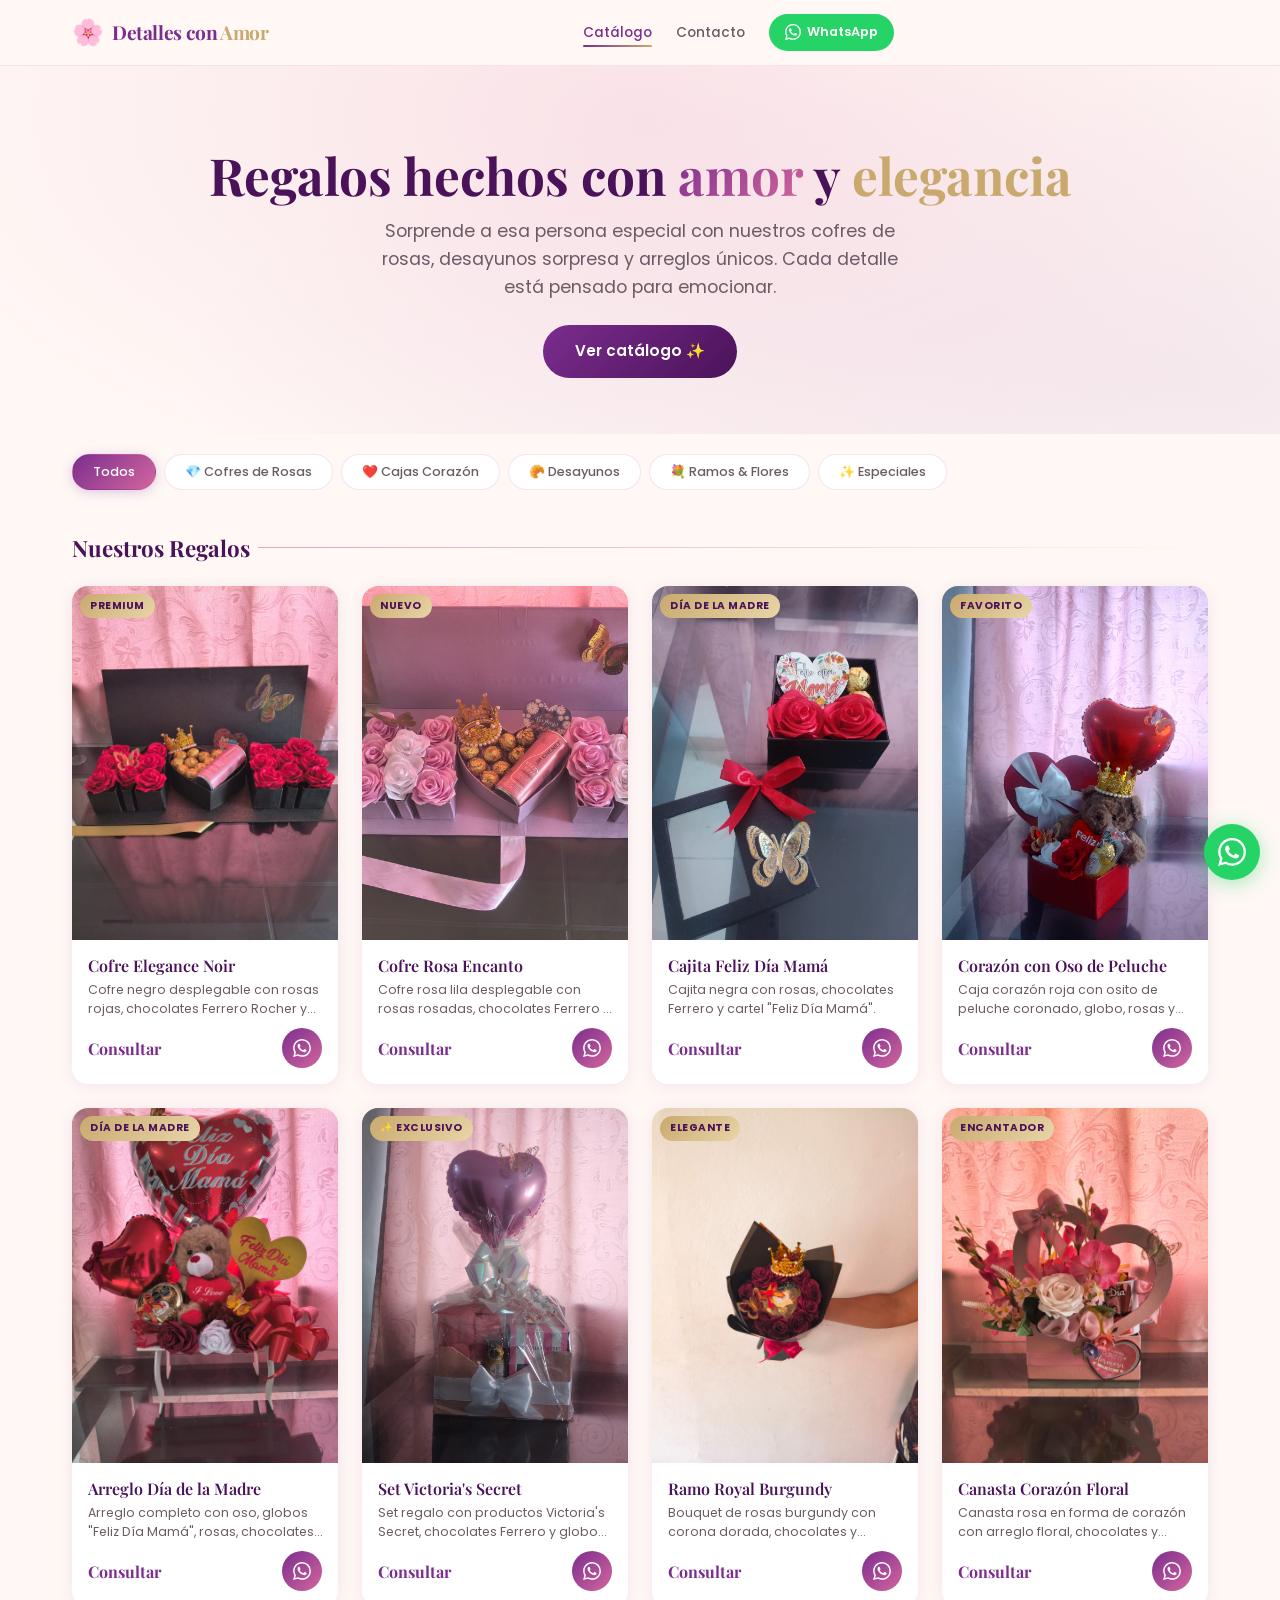
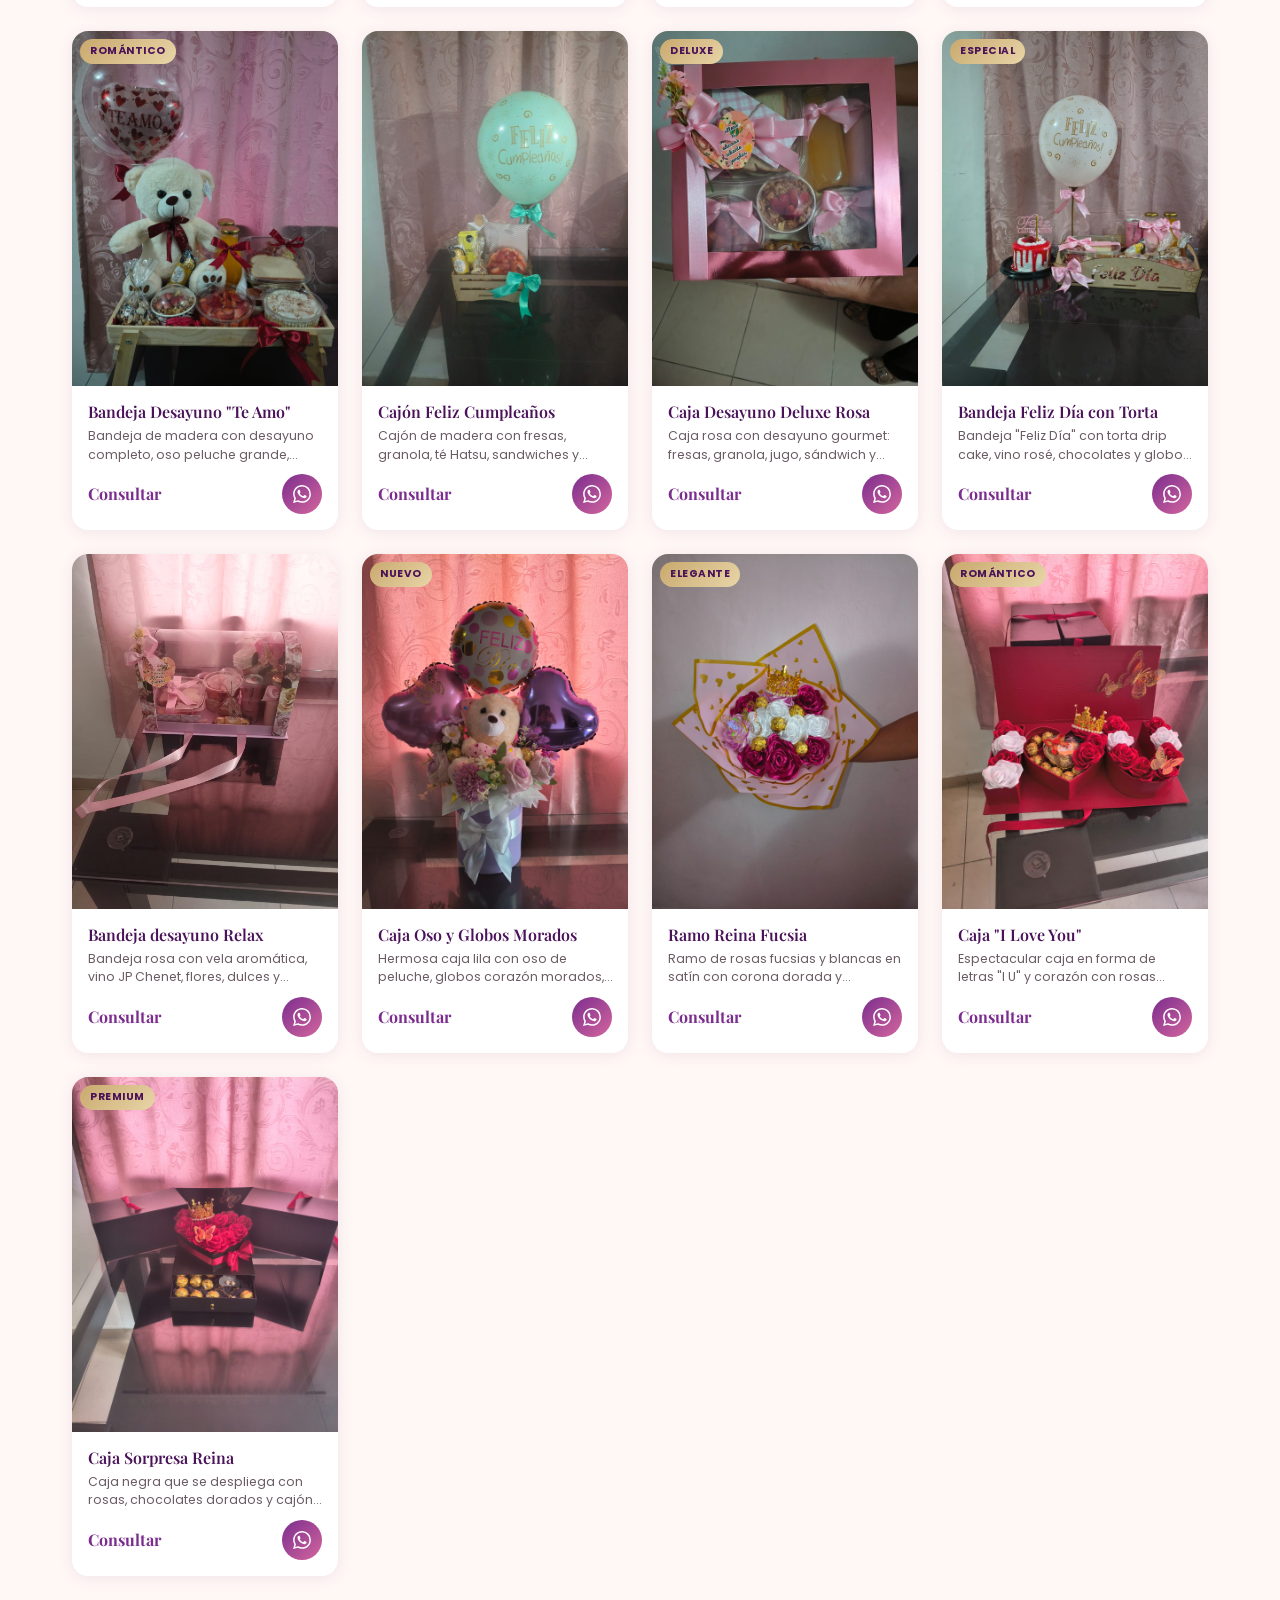
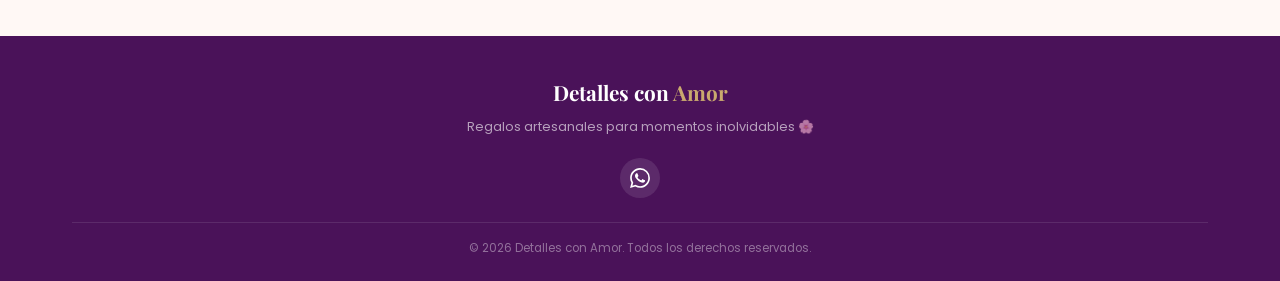
<file: index.html>
<!DOCTYPE html>
<html lang="es">
<head>
  <meta charset="UTF-8">
  <meta name="viewport" content="width=device-width, initial-scale=1.0">
  <title>Detalles con Amor — Regalos Especiales para Mamá</title>
  <meta name="description" content="Catálogo de regalos especiales para el Día de la Madre, cumpleaños y ocasiones románticas. Cofres de rosas, desayunos sorpresa, arreglos florales y más. Envíos a domicilio.">
  <meta name="theme-color" content="#7b2d8e">
  <link rel="icon" href="data:image/svg+xml,<svg xmlns='http://www.w3.org/2000/svg' viewBox='0 0 100 100'><text y='.9em' font-size='90'>🌸</text></svg>">
  <link rel="stylesheet" href="css/styles.css">
</head>
<body>

  <!-- ===== HEADER ===== -->
  <header class="site-header" role="banner">
    <div class="container header-inner">
      <a href="index.html" class="logo" aria-label="Ir al inicio">
        <span class="logo-icon">🌸</span>
        <span class="logo-text">Detalles con <span>Amor</span></span>
      </a>

      <button class="nav-toggle" aria-label="Abrir menú" aria-expanded="false">
        <span></span><span></span><span></span>
      </button>

      <nav class="nav-links" role="navigation" aria-label="Navegación principal">
        <button class="nav-close-btn" aria-label="Cerrar menú">✕</button>
        <a href="index.html" class="active">Catálogo</a>
        <a href="#contacto">Contacto</a>
        <a href="https://wa.me/573105216032" class="nav-whatsapp" target="_blank" rel="noopener">
          <svg width="16" height="16" viewBox="0 0 24 24" fill="currentColor"><path d="M17.472 14.382c-.297-.149-1.758-.867-2.03-.967-.273-.099-.471-.148-.67.15-.197.297-.767.966-.94 1.164-.173.199-.347.223-.644.075-.297-.15-1.255-.463-2.39-1.475-.883-.788-1.48-1.761-1.653-2.059-.173-.297-.018-.458.13-.606.134-.133.298-.347.446-.52.149-.174.198-.298.298-.497.099-.198.05-.371-.025-.52-.075-.149-.669-1.612-.916-2.207-.242-.579-.487-.5-.669-.51-.173-.008-.371-.01-.57-.01-.198 0-.52.074-.792.372-.272.297-1.04 1.016-1.04 2.479 0 1.462 1.065 2.875 1.213 3.074.149.198 2.096 3.2 5.077 4.487.709.306 1.262.489 1.694.625.712.227 1.36.195 1.871.118.571-.085 1.758-.719 2.006-1.413.248-.694.248-1.289.173-1.413-.074-.124-.272-.198-.57-.347m-5.421 7.403h-.004a9.87 9.87 0 01-5.031-1.378l-.361-.214-3.741.982.998-3.648-.235-.374a9.86 9.86 0 01-1.51-5.26c.001-5.45 4.436-9.884 9.888-9.884 2.64 0 5.122 1.03 6.988 2.898a9.825 9.825 0 012.893 6.994c-.003 5.45-4.437 9.884-9.885 9.884m8.413-18.297A11.815 11.815 0 0012.05 0C5.495 0 .16 5.335.157 11.892c0 2.096.547 4.142 1.588 5.945L.057 24l6.305-1.654a11.882 11.882 0 005.683 1.448h.005c6.554 0 11.89-5.335 11.893-11.893a11.821 11.821 0 00-3.48-8.413z"/></svg>
          WhatsApp
        </a>
      </nav>
      <div class="nav-overlay" aria-hidden="true"></div>
    </div>
  </header>

  <main>
    <!-- ===== HERO ===== -->
    <section class="hero" aria-label="Bienvenida">
      <div class="container">
        <h1>Regalos hechos con <span class="accent">amor</span> y <span class="gold">elegancia</span></h1>
        <p class="hero-subtitle">Sorprende a esa persona especial con nuestros cofres de rosas, desayunos sorpresa y arreglos únicos. Cada detalle está pensado para emocionar.</p>
        <a href="#catalogo" class="hero-cta">Ver catálogo ✨</a>
      </div>
    </section>

    <!-- ===== CATEGORY FILTERS ===== -->
    <section class="filter-section" id="catalogo" aria-label="Filtros de categoría">
      <div class="container">
        <div class="filter-scroll" id="filter-buttons"></div>
      </div>
    </section>

    <!-- ===== PRODUCTS GRID ===== -->
    <section class="products-section" aria-label="Catálogo de productos">
      <div class="container">
        <h2 class="section-title">Nuestros Regalos</h2>
        <div class="products-grid" id="products-grid">
          <!-- Rendered via JS -->
        </div>
      </div>
    </section>
  </main>

  <!-- ===== FOOTER ===== -->
  <footer class="site-footer" id="contacto" role="contentinfo">
    <div class="container footer-inner">
      <p class="footer-logo">Detalles con <span>Amor</span></p>
      <p class="footer-tagline">Regalos artesanales para momentos inolvidables 🌸</p>
      <div class="footer-social">
        <a href="https://wa.me/573105216032" target="_blank" rel="noopener" aria-label="WhatsApp">
          <svg width="20" height="20" viewBox="0 0 24 24" fill="currentColor"><path d="M17.472 14.382c-.297-.149-1.758-.867-2.03-.967-.273-.099-.471-.148-.67.15-.197.297-.767.966-.94 1.164-.173.199-.347.223-.644.075-.297-.15-1.255-.463-2.39-1.475-.883-.788-1.48-1.761-1.653-2.059-.173-.297-.018-.458.13-.606.134-.133.298-.347.446-.52.149-.174.198-.298.298-.497.099-.198.05-.371-.025-.52-.075-.149-.669-1.612-.916-2.207-.242-.579-.487-.5-.669-.51-.173-.008-.371-.01-.57-.01-.198 0-.52.074-.792.372-.272.297-1.04 1.016-1.04 2.479 0 1.462 1.065 2.875 1.213 3.074.149.198 2.096 3.2 5.077 4.487.709.306 1.262.489 1.694.625.712.227 1.36.195 1.871.118.571-.085 1.758-.719 2.006-1.413.248-.694.248-1.289.173-1.413-.074-.124-.272-.198-.57-.347m-5.421 7.403h-.004a9.87 9.87 0 01-5.031-1.378l-.361-.214-3.741.982.998-3.648-.235-.374a9.86 9.86 0 01-1.51-5.26c.001-5.45 4.436-9.884 9.888-9.884 2.64 0 5.122 1.03 6.988 2.898a9.825 9.825 0 012.893 6.994c-.003 5.45-4.437 9.884-9.885 9.884m8.413-18.297A11.815 11.815 0 0012.05 0C5.495 0 .16 5.335.157 11.892c0 2.096.547 4.142 1.588 5.945L.057 24l6.305-1.654a11.882 11.882 0 005.683 1.448h.005c6.554 0 11.89-5.335 11.893-11.893a11.821 11.821 0 00-3.48-8.413z"/></svg>
        </a>
      </div>
      <p class="footer-copy">&copy; 2026 Detalles con Amor. Todos los derechos reservados.</p>
    </div>
  </footer>

  <!-- Floating WhatsApp Button -->
  <a href="#" class="floating-whatsapp" aria-label="Contactar por WhatsApp" target="_blank" rel="noopener">
    <svg viewBox="0 0 24 24" fill="currentColor"><path d="M17.472 14.382c-.297-.149-1.758-.867-2.03-.967-.273-.099-.471-.148-.67.15-.197.297-.767.966-.94 1.164-.173.199-.347.223-.644.075-.297-.15-1.255-.463-2.39-1.475-.883-.788-1.48-1.761-1.653-2.059-.173-.297-.018-.458.13-.606.134-.133.298-.347.446-.52.149-.174.198-.298.298-.497.099-.198.05-.371-.025-.52-.075-.149-.669-1.612-.916-2.207-.242-.579-.487-.5-.669-.51-.173-.008-.371-.01-.57-.01-.198 0-.52.074-.792.372-.272.297-1.04 1.016-1.04 2.479 0 1.462 1.065 2.875 1.213 3.074.149.198 2.096 3.2 5.077 4.487.709.306 1.262.489 1.694.625.712.227 1.36.195 1.871.118.571-.085 1.758-.719 2.006-1.413.248-.694.248-1.289.173-1.413-.074-.124-.272-.198-.57-.347m-5.421 7.403h-.004a9.87 9.87 0 01-5.031-1.378l-.361-.214-3.741.982.998-3.648-.235-.374a9.86 9.86 0 01-1.51-5.26c.001-5.45 4.436-9.884 9.888-9.884 2.64 0 5.122 1.03 6.988 2.898a9.825 9.825 0 012.893 6.994c-.003 5.45-4.437 9.884-9.885 9.884m8.413-18.297A11.815 11.815 0 0012.05 0C5.495 0 .16 5.335.157 11.892c0 2.096.547 4.142 1.588 5.945L.057 24l6.305-1.654a11.882 11.882 0 005.683 1.448h.005c6.554 0 11.89-5.335 11.893-11.893a11.821 11.821 0 00-3.48-8.413z"/></svg>
  </a>

  <script src="js/app.js"></script>
</body>
</html>
</file>
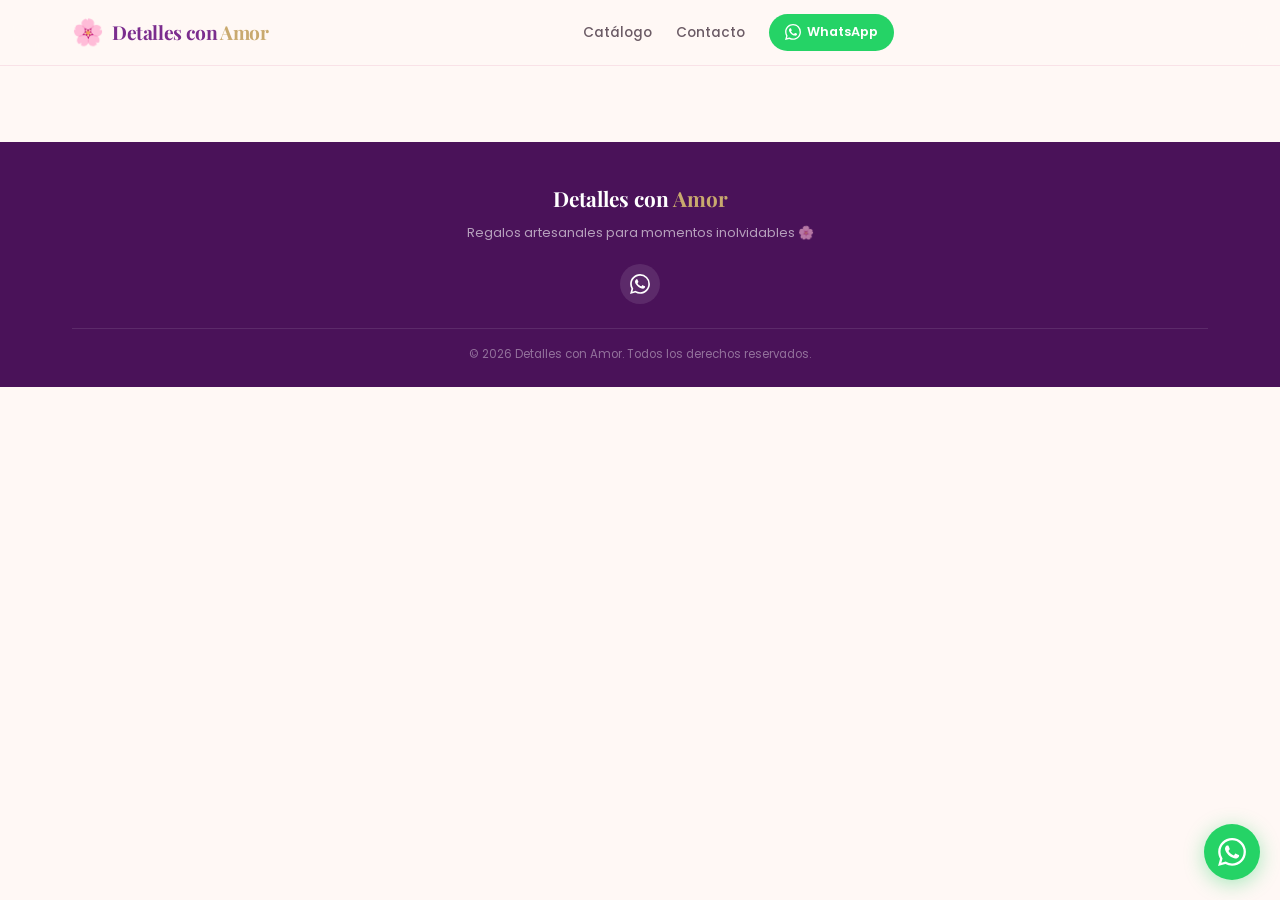
<file: producto.html>
<!DOCTYPE html>
<html lang="es">
<head>
  <meta charset="UTF-8">
  <meta name="viewport" content="width=device-width, initial-scale=1.0">
  <title>Producto — Detalles con Amor</title>
  <meta name="description" content="Detalle del producto — Regalos especiales artesanales para el Día de la Madre, cumpleaños y ocasiones románticas.">
  <meta name="theme-color" content="#7b2d8e">
  <link rel="icon" href="data:image/svg+xml,<svg xmlns='http://www.w3.org/2000/svg' viewBox='0 0 100 100'><text y='.9em' font-size='90'>🌸</text></svg>">
  <link rel="stylesheet" href="styles.css">
</head>
<body>

  <!-- ===== HEADER ===== -->
  <header class="site-header" role="banner">
    <div class="container header-inner">
      <a href="index.html" class="logo" aria-label="Ir al inicio">
        <span class="logo-icon">🌸</span>
        <span class="logo-text">Detalles con <span>Amor</span></span>
      </a>

      <button class="nav-toggle" aria-label="Abrir menú" aria-expanded="false">
        <span></span><span></span><span></span>
      </button>

      <nav class="nav-links" role="navigation" aria-label="Navegación principal">
        <a href="index.html">Catálogo</a>
        <a href="index.html#contacto">Contacto</a>
        <a href="https://wa.me/573105216032" class="nav-whatsapp" target="_blank" rel="noopener">
          <svg width="16" height="16" viewBox="0 0 24 24" fill="currentColor"><path d="M17.472 14.382c-.297-.149-1.758-.867-2.03-.967-.273-.099-.471-.148-.67.15-.197.297-.767.966-.94 1.164-.173.199-.347.223-.644.075-.297-.15-1.255-.463-2.39-1.475-.883-.788-1.48-1.761-1.653-2.059-.173-.297-.018-.458.13-.606.134-.133.298-.347.446-.52.149-.174.198-.298.298-.497.099-.198.05-.371-.025-.52-.075-.149-.669-1.612-.916-2.207-.242-.579-.487-.5-.669-.51-.173-.008-.371-.01-.57-.01-.198 0-.52.074-.792.372-.272.297-1.04 1.016-1.04 2.479 0 1.462 1.065 2.875 1.213 3.074.149.198 2.096 3.2 5.077 4.487.709.306 1.262.489 1.694.625.712.227 1.36.195 1.871.118.571-.085 1.758-.719 2.006-1.413.248-.694.248-1.289.173-1.413-.074-.124-.272-.198-.57-.347m-5.421 7.403h-.004a9.87 9.87 0 01-5.031-1.378l-.361-.214-3.741.982.998-3.648-.235-.374a9.86 9.86 0 01-1.51-5.26c.001-5.45 4.436-9.884 9.888-9.884 2.64 0 5.122 1.03 6.988 2.898a9.825 9.825 0 012.893 6.994c-.003 5.45-4.437 9.884-9.885 9.884m8.413-18.297A11.815 11.815 0 0012.05 0C5.495 0 .16 5.335.157 11.892c0 2.096.547 4.142 1.588 5.945L.057 24l6.305-1.654a11.882 11.882 0 005.683 1.448h.005c6.554 0 11.89-5.335 11.893-11.893a11.821 11.821 0 00-3.48-8.413z"/></svg>
          WhatsApp
        </a>
      </nav>
      <div class="nav-overlay" aria-hidden="true"></div>
    </div>
  </header>

  <main>
    <!-- Product detail rendered dynamically -->
    <section class="product-detail" id="product-detail" aria-label="Detalle del producto">
      <!-- Rendered via JS -->
    </section>
  </main>

  <!-- ===== FOOTER ===== -->
  <footer class="site-footer" role="contentinfo">
    <div class="container footer-inner">
      <p class="footer-logo">Detalles con <span>Amor</span></p>
      <p class="footer-tagline">Regalos artesanales para momentos inolvidables 🌸</p>
      <div class="footer-social">
        <a href="https://wa.me/573105216032" target="_blank" rel="noopener" aria-label="WhatsApp">
          <svg width="20" height="20" viewBox="0 0 24 24" fill="currentColor"><path d="M17.472 14.382c-.297-.149-1.758-.867-2.03-.967-.273-.099-.471-.148-.67.15-.197.297-.767.966-.94 1.164-.173.199-.347.223-.644.075-.297-.15-1.255-.463-2.39-1.475-.883-.788-1.48-1.761-1.653-2.059-.173-.297-.018-.458.13-.606.134-.133.298-.347.446-.52.149-.174.198-.298.298-.497.099-.198.05-.371-.025-.52-.075-.149-.669-1.612-.916-2.207-.242-.579-.487-.5-.669-.51-.173-.008-.371-.01-.57-.01-.198 0-.52.074-.792.372-.272.297-1.04 1.016-1.04 2.479 0 1.462 1.065 2.875 1.213 3.074.149.198 2.096 3.2 5.077 4.487.709.306 1.262.489 1.694.625.712.227 1.36.195 1.871.118.571-.085 1.758-.719 2.006-1.413.248-.694.248-1.289.173-1.413-.074-.124-.272-.198-.57-.347m-5.421 7.403h-.004a9.87 9.87 0 01-5.031-1.378l-.361-.214-3.741.982.998-3.648-.235-.374a9.86 9.86 0 01-1.51-5.26c.001-5.45 4.436-9.884 9.888-9.884 2.64 0 5.122 1.03 6.988 2.898a9.825 9.825 0 012.893 6.994c-.003 5.45-4.437 9.884-9.885 9.884m8.413-18.297A11.815 11.815 0 0012.05 0C5.495 0 .16 5.335.157 11.892c0 2.096.547 4.142 1.588 5.945L.057 24l6.305-1.654a11.882 11.882 0 005.683 1.448h.005c6.554 0 11.89-5.335 11.893-11.893a11.821 11.821 0 00-3.48-8.413z"/></svg>
        </a>
      </div>
      <p class="footer-copy">&copy; 2026 Detalles con Amor. Todos los derechos reservados.</p>
    </div>
  </footer>

  <!-- Floating WhatsApp Button -->
  <a href="#" class="floating-whatsapp" aria-label="Contactar por WhatsApp" target="_blank" rel="noopener">
    <svg viewBox="0 0 24 24" fill="currentColor"><path d="M17.472 14.382c-.297-.149-1.758-.867-2.03-.967-.273-.099-.471-.148-.67.15-.197.297-.767.966-.94 1.164-.173.199-.347.223-.644.075-.297-.15-1.255-.463-2.39-1.475-.883-.788-1.48-1.761-1.653-2.059-.173-.297-.018-.458.13-.606.134-.133.298-.347.446-.52.149-.174.198-.298.298-.497.099-.198.05-.371-.025-.52-.075-.149-.669-1.612-.916-2.207-.242-.579-.487-.5-.669-.51-.173-.008-.371-.01-.57-.01-.198 0-.52.074-.792.372-.272.297-1.04 1.016-1.04 2.479 0 1.462 1.065 2.875 1.213 3.074.149.198 2.096 3.2 5.077 4.487.709.306 1.262.489 1.694.625.712.227 1.36.195 1.871.118.571-.085 1.758-.719 2.006-1.413.248-.694.248-1.289.173-1.413-.074-.124-.272-.198-.57-.347m-5.421 7.403h-.004a9.87 9.87 0 01-5.031-1.378l-.361-.214-3.741.982.998-3.648-.235-.374a9.86 9.86 0 01-1.51-5.26c.001-5.45 4.436-9.884 9.888-9.884 2.64 0 5.122 1.03 6.988 2.898a9.825 9.825 0 012.893 6.994c-.003 5.45-4.437 9.884-9.885 9.884m8.413-18.297A11.815 11.815 0 0012.05 0C5.495 0 .16 5.335.157 11.892c0 2.096.547 4.142 1.588 5.945L.057 24l6.305-1.654a11.882 11.882 0 005.683 1.448h.005c6.554 0 11.89-5.335 11.893-11.893a11.821 11.821 0 00-3.48-8.413z"/></svg>
  </a>

  <script src="app.js"></script>
</body>
</html>
</file>
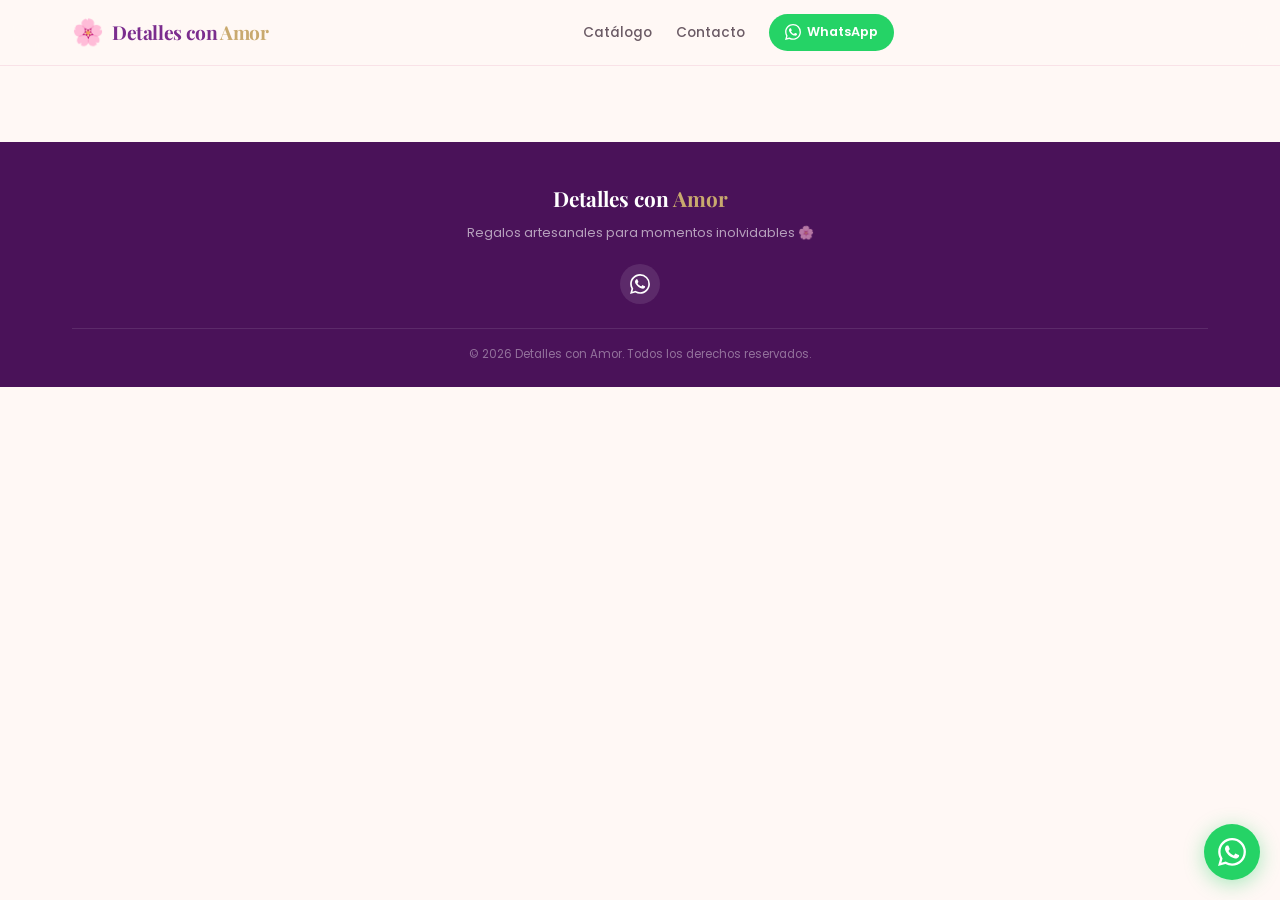
<file: template/producto.html>
<!DOCTYPE html>
<html lang="es">
<head>
  <meta charset="UTF-8">
  <meta name="viewport" content="width=device-width, initial-scale=1.0">
  <title>Producto — Detalles con Amor</title>
  <meta name="description" content="Detalle del producto — Regalos especiales artesanales para el Día de la Madre, cumpleaños y ocasiones románticas.">
  <meta name="theme-color" content="#7b2d8e">
  <link rel="icon" href="data:image/svg+xml,<svg xmlns='http://www.w3.org/2000/svg' viewBox='0 0 100 100'><text y='.9em' font-size='90'>🌸</text></svg>">
  <link rel="stylesheet" href="../css/styles.css">
</head>
<body>

  <!-- ===== HEADER ===== -->
  <header class="site-header" role="banner">
    <div class="container header-inner">
      <a href="../index.html" class="logo" aria-label="Ir al inicio">
        <span class="logo-icon">🌸</span>
        <span class="logo-text">Detalles con <span>Amor</span></span>
      </a>

      <button class="nav-toggle" aria-label="Abrir menú" aria-expanded="false">
        <span></span><span></span><span></span>
      </button>

      <nav class="nav-links" role="navigation" aria-label="Navegación principal">
        <button class="nav-close-btn" aria-label="Cerrar menú">✕</button>
        <a href="../index.html">Catálogo</a>
        <a href="../index.html#contacto">Contacto</a>
        <a href="https://wa.me/573105216032" class="nav-whatsapp" target="_blank" rel="noopener">
          <svg width="16" height="16" viewBox="0 0 24 24" fill="currentColor"><path d="M17.472 14.382c-.297-.149-1.758-.867-2.03-.967-.273-.099-.471-.148-.67.15-.197.297-.767.966-.94 1.164-.173.199-.347.223-.644.075-.297-.15-1.255-.463-2.39-1.475-.883-.788-1.48-1.761-1.653-2.059-.173-.297-.018-.458.13-.606.134-.133.298-.347.446-.52.149-.174.198-.298.298-.497.099-.198.05-.371-.025-.52-.075-.149-.669-1.612-.916-2.207-.242-.579-.487-.5-.669-.51-.173-.008-.371-.01-.57-.01-.198 0-.52.074-.792.372-.272.297-1.04 1.016-1.04 2.479 0 1.462 1.065 2.875 1.213 3.074.149.198 2.096 3.2 5.077 4.487.709.306 1.262.489 1.694.625.712.227 1.36.195 1.871.118.571-.085 1.758-.719 2.006-1.413.248-.694.248-1.289.173-1.413-.074-.124-.272-.198-.57-.347m-5.421 7.403h-.004a9.87 9.87 0 01-5.031-1.378l-.361-.214-3.741.982.998-3.648-.235-.374a9.86 9.86 0 01-1.51-5.26c.001-5.45 4.436-9.884 9.888-9.884 2.64 0 5.122 1.03 6.988 2.898a9.825 9.825 0 012.893 6.994c-.003 5.45-4.437 9.884-9.885 9.884m8.413-18.297A11.815 11.815 0 0012.05 0C5.495 0 .16 5.335.157 11.892c0 2.096.547 4.142 1.588 5.945L.057 24l6.305-1.654a11.882 11.882 0 005.683 1.448h.005c6.554 0 11.89-5.335 11.893-11.893a11.821 11.821 0 00-3.48-8.413z"/></svg>
          WhatsApp
        </a>
      </nav>
      <div class="nav-overlay" aria-hidden="true"></div>
    </div>
  </header>

  <main>
    <!-- Product detail rendered dynamically -->
    <section class="product-detail" id="product-detail" aria-label="Detalle del producto">
      <!-- Rendered via JS -->
    </section>
  </main>

  <!-- ===== FOOTER ===== -->
  <footer class="site-footer" role="contentinfo">
    <div class="container footer-inner">
      <p class="footer-logo">Detalles con <span>Amor</span></p>
      <p class="footer-tagline">Regalos artesanales para momentos inolvidables 🌸</p>
      <div class="footer-social">
        <a href="https://wa.me/573105216032" target="_blank" rel="noopener" aria-label="WhatsApp">
          <svg width="20" height="20" viewBox="0 0 24 24" fill="currentColor"><path d="M17.472 14.382c-.297-.149-1.758-.867-2.03-.967-.273-.099-.471-.148-.67.15-.197.297-.767.966-.94 1.164-.173.199-.347.223-.644.075-.297-.15-1.255-.463-2.39-1.475-.883-.788-1.48-1.761-1.653-2.059-.173-.297-.018-.458.13-.606.134-.133.298-.347.446-.52.149-.174.198-.298.298-.497.099-.198.05-.371-.025-.52-.075-.149-.669-1.612-.916-2.207-.242-.579-.487-.5-.669-.51-.173-.008-.371-.01-.57-.01-.198 0-.52.074-.792.372-.272.297-1.04 1.016-1.04 2.479 0 1.462 1.065 2.875 1.213 3.074.149.198 2.096 3.2 5.077 4.487.709.306 1.262.489 1.694.625.712.227 1.36.195 1.871.118.571-.085 1.758-.719 2.006-1.413.248-.694.248-1.289.173-1.413-.074-.124-.272-.198-.57-.347m-5.421 7.403h-.004a9.87 9.87 0 01-5.031-1.378l-.361-.214-3.741.982.998-3.648-.235-.374a9.86 9.86 0 01-1.51-5.26c.001-5.45 4.436-9.884 9.888-9.884 2.64 0 5.122 1.03 6.988 2.898a9.825 9.825 0 012.893 6.994c-.003 5.45-4.437 9.884-9.885 9.884m8.413-18.297A11.815 11.815 0 0012.05 0C5.495 0 .16 5.335.157 11.892c0 2.096.547 4.142 1.588 5.945L.057 24l6.305-1.654a11.882 11.882 0 005.683 1.448h.005c6.554 0 11.89-5.335 11.893-11.893a11.821 11.821 0 00-3.48-8.413z"/></svg>
        </a>
      </div>
      <p class="footer-copy">&copy; 2026 Detalles con Amor. Todos los derechos reservados.</p>
    </div>
  </footer>

  <!-- Floating WhatsApp Button -->
  <a href="#" class="floating-whatsapp" aria-label="Contactar por WhatsApp" target="_blank" rel="noopener">
    <svg viewBox="0 0 24 24" fill="currentColor"><path d="M17.472 14.382c-.297-.149-1.758-.867-2.03-.967-.273-.099-.471-.148-.67.15-.197.297-.767.966-.94 1.164-.173.199-.347.223-.644.075-.297-.15-1.255-.463-2.39-1.475-.883-.788-1.48-1.761-1.653-2.059-.173-.297-.018-.458.13-.606.134-.133.298-.347.446-.52.149-.174.198-.298.298-.497.099-.198.05-.371-.025-.52-.075-.149-.669-1.612-.916-2.207-.242-.579-.487-.5-.669-.51-.173-.008-.371-.01-.57-.01-.198 0-.52.074-.792.372-.272.297-1.04 1.016-1.04 2.479 0 1.462 1.065 2.875 1.213 3.074.149.198 2.096 3.2 5.077 4.487.709.306 1.262.489 1.694.625.712.227 1.36.195 1.871.118.571-.085 1.758-.719 2.006-1.413.248-.694.248-1.289.173-1.413-.074-.124-.272-.198-.57-.347m-5.421 7.403h-.004a9.87 9.87 0 01-5.031-1.378l-.361-.214-3.741.982.998-3.648-.235-.374a9.86 9.86 0 01-1.51-5.26c.001-5.45 4.436-9.884 9.888-9.884 2.64 0 5.122 1.03 6.988 2.898a9.825 9.825 0 012.893 6.994c-.003 5.45-4.437 9.884-9.885 9.884m8.413-18.297A11.815 11.815 0 0012.05 0C5.495 0 .16 5.335.157 11.892c0 2.096.547 4.142 1.588 5.945L.057 24l6.305-1.654a11.882 11.882 0 005.683 1.448h.005c6.554 0 11.89-5.335 11.893-11.893a11.821 11.821 0 00-3.48-8.413z"/></svg>
  </a>

  <script src="../js/app.js"></script>
</body>
</html>
</file>
<file: css/styles.css>
/* ============================================
   DESIGN SYSTEM — Catálogo de Regalos
   Mobile-first · Rosa / Morado / Dorado
   ============================================ */

@import url('https://fonts.googleapis.com/css2?family=Playfair+Display:ital,wght@0,400;0,600;0,700;1,400&family=Poppins:wght@300;400;500;600&display=swap');

/* ---------- Variables ---------- */
:root {
  --rosa-pastel: #f2d0de;
  --rosa-medio: #e8a0bf;
  --rosa-fuerte: #d4669e;
  --morado: #7b2d8e;
  --morado-oscuro: #4a1259;
  --dorado: #c9a96e;
  --dorado-claro: #e8d5a8;
  --crema: #fff8f5;
  --blanco: #ffffff;
  --negro-suave: #2d2328;
  --gris-texto: #6b5b65;
  --gris-claro: #f7f0f3;

  --font-display: 'Playfair Display', Georgia, serif;
  --font-body: 'Poppins', 'Segoe UI', sans-serif;

  --shadow-sm: 0 2px 8px rgba(123, 45, 142, 0.08);
  --shadow-md: 0 4px 20px rgba(123, 45, 142, 0.12);
  --shadow-lg: 0 8px 40px rgba(123, 45, 142, 0.16);
  --shadow-card: 0 2px 16px rgba(123, 45, 142, 0.10);

  --radius-sm: 8px;
  --radius-md: 16px;
  --radius-lg: 24px;
  --radius-pill: 100px;

  --transition: 0.3s cubic-bezier(0.4, 0, 0.2, 1);
}

/* ---------- Reset ---------- */
*,
*::before,
*::after {
  margin: 0;
  padding: 0;
  box-sizing: border-box;
}

html {
  scroll-behavior: smooth;
  -webkit-text-size-adjust: 100%;
}

body {
  font-family: var(--font-body);
  font-weight: 400;
  color: var(--negro-suave);
  background: var(--crema);
  line-height: 1.6;
  overflow-x: hidden;
  -webkit-font-smoothing: antialiased;
}

img {
  max-width: 100%;
  height: auto;
  display: block;
}

a {
  text-decoration: none;
  color: inherit;
}

ul { list-style: none; }

button {
  font-family: inherit;
  cursor: pointer;
  border: none;
  outline: none;
}

/* ---------- Typography ---------- */
h1, h2, h3, h4 {
  font-family: var(--font-display);
  line-height: 1.25;
  color: var(--morado-oscuro);
}

/* ---------- Utility ---------- */
.container {
  width: 100%;
  max-width: 1200px;
  margin: 0 auto;
  padding: 0 16px;
}

.sr-only {
  position: absolute;
  width: 1px;
  height: 1px;
  overflow: hidden;
  clip: rect(0,0,0,0);
  white-space: nowrap;
}

/* ============================================
   HEADER / NAV
   ============================================ */
.site-header {
  position: sticky;
  top: 0;
  z-index: 100;
  background: rgba(255, 248, 245, 0.85);
  backdrop-filter: blur(16px);
  -webkit-backdrop-filter: blur(16px);
  border-bottom: 1px solid rgba(232, 160, 191, 0.25);
  padding: 12px 0;
}

.header-inner {
  display: flex;
  align-items: center;
  justify-content: space-between;
}

.logo {
  display: flex;
  align-items: center;
  gap: 8px;
}

.logo-icon {
  font-size: 1.6rem;
}

.logo-text {
  font-family: var(--font-display);
  font-size: 1.2rem;
  font-weight: 700;
  color: var(--morado);
  letter-spacing: -0.02em;
}

.logo-text span {
  color: var(--dorado);
}

.nav-links {
  display: flex;
  align-items: center;
  gap: 24px;
}

.nav-links a {
  font-size: 0.85rem;
  font-weight: 500;
  color: var(--gris-texto);
  transition: color var(--transition);
  position: relative;
}

.nav-links a::after {
  content: '';
  position: absolute;
  bottom: -4px;
  left: 0;
  width: 0;
  height: 2px;
  background: linear-gradient(90deg, var(--morado), var(--dorado));
  border-radius: 2px;
  transition: width var(--transition);
}

.nav-links a:hover,
.nav-links a.active {
  color: var(--morado);
}

.nav-links a:hover::after,
.nav-links a.active::after {
  width: 100%;
}

.nav-whatsapp {
  display: inline-flex;
  align-items: center;
  gap: 6px;
  background: #25d366;
  color: var(--blanco) !important;
  padding: 8px 16px;
  border-radius: var(--radius-pill);
  font-size: 0.8rem !important;
  font-weight: 600 !important;
  transition: transform var(--transition), box-shadow var(--transition);
}

.nav-whatsapp::after { display: none !important; }

.nav-whatsapp:hover {
  transform: translateY(-2px);
  box-shadow: 0 4px 16px rgba(37, 211, 102, 0.35);
  color: var(--blanco) !important;
}

/* Mobile nav toggle */
.nav-toggle {
  display: none;
  flex-direction: column;
  gap: 5px;
  background: none;
  padding: 4px;
}

.nav-toggle span {
  display: block;
  width: 22px;
  height: 2px;
  background: var(--morado);
  border-radius: 2px;
  transition: var(--transition);
}

/* Close button inside mobile nav */
.nav-close-btn {
  display: none;
  position: absolute;
  top: 20px;
  right: 20px;
  width: 36px;
  height: 36px;
  border-radius: 50%;
  background: var(--gris-claro);
  color: var(--morado-oscuro);
  font-size: 1.3rem;
  align-items: center;
  justify-content: center;
  border: none;
  cursor: pointer;
  transition: background var(--transition), transform var(--transition);
  z-index: 210;
}

.nav-close-btn:hover {
  background: var(--rosa-pastel);
  transform: rotate(90deg);
}

@media (max-width: 768px) {
  .nav-toggle { display: flex; }
  .nav-close-btn { display: flex; }

  .nav-links {
    position: fixed;
    top: 0;
    right: -100%;
    width: 75%;
    max-width: 320px;
    height: 100vh;
    background: var(--blanco);
    flex-direction: column;
    align-items: flex-start;
    padding: 80px 32px 32px;
    gap: 28px;
    box-shadow: var(--shadow-lg);
    transition: right var(--transition);
    z-index: 200;
  }

  .nav-links.open { right: 0; }

  .nav-links a { font-size: 1rem; }

  .nav-overlay {
    display: none;
    position: fixed;
    inset: 0;
    background: rgba(45, 35, 40, 0.4);
    z-index: 150;
  }

  .nav-overlay.open { display: block; }
}

/* ============================================
   HERO SECTION
   ============================================ */
.hero {
  position: relative;
  padding: 48px 0 40px;
  text-align: center;
  overflow: hidden;
}

.hero::before {
  content: '';
  position: absolute;
  top: -40%;
  left: -20%;
  width: 140%;
  height: 180%;
  background: radial-gradient(ellipse at 50% 30%, rgba(232, 160, 191, 0.25) 0%, transparent 60%),
              radial-gradient(ellipse at 80% 70%, rgba(123, 45, 142, 0.08) 0%, transparent 50%);
  z-index: -1;
  pointer-events: none;
}

.hero-badge {
  display: inline-flex;
  align-items: center;
  gap: 6px;
  background: linear-gradient(135deg, var(--rosa-pastel), rgba(232, 160, 191, 0.4));
  color: var(--morado);
  font-size: 0.75rem;
  font-weight: 600;
  padding: 6px 16px;
  border-radius: var(--radius-pill);
  margin-bottom: 16px;
  letter-spacing: 0.05em;
  text-transform: uppercase;
  animation: fadeInDown 0.8s ease;
}

.hero h1 {
  font-size: clamp(1.8rem, 6vw, 3.2rem);
  font-weight: 700;
  line-height: 1.15;
  margin-bottom: 12px;
  animation: fadeInUp 0.8s ease 0.2s both;
}

.hero h1 .accent {
  background: linear-gradient(135deg, var(--morado), var(--rosa-fuerte));
  -webkit-background-clip: text;
  -webkit-text-fill-color: transparent;
  background-clip: text;
}

.hero h1 .gold {
  color: var(--dorado);
  -webkit-text-fill-color: var(--dorado);
}

.hero-subtitle {
  font-size: clamp(0.9rem, 2.5vw, 1.1rem);
  color: var(--gris-texto);
  max-width: 520px;
  margin: 0 auto 24px;
  animation: fadeInUp 0.8s ease 0.4s both;
}

.hero-cta {
  display: inline-flex;
  align-items: center;
  gap: 8px;
  background: linear-gradient(135deg, var(--morado), var(--morado-oscuro));
  color: var(--blanco);
  font-family: var(--font-body);
  font-size: 0.95rem;
  font-weight: 600;
  padding: 14px 32px;
  border-radius: var(--radius-pill);
  transition: transform var(--transition), box-shadow var(--transition);
  animation: fadeInUp 0.8s ease 0.6s both;
}

.hero-cta:hover {
  transform: translateY(-3px);
  box-shadow: 0 8px 30px rgba(123, 45, 142, 0.35);
}

/* ============================================
   CATEGORY FILTER
   ============================================ */
.filter-section {
  padding: 16px 0 8px;
  position: sticky;
  top: 56px;
  z-index: 50;
  background: rgba(255, 248, 245, 0.9);
  backdrop-filter: blur(12px);
  -webkit-backdrop-filter: blur(12px);
}

.filter-scroll {
  display: flex;
  flex-wrap: wrap;
  gap: 8px;
  padding: 4px 0 12px;
}

.filter-btn {
  flex-shrink: 0;
  padding: 8px 20px;
  border-radius: var(--radius-pill);
  font-size: 0.8rem;
  font-weight: 500;
  color: var(--gris-texto);
  background: var(--blanco);
  border: 1px solid rgba(232, 160, 191, 0.3);
  transition: all var(--transition);
  white-space: nowrap;
}

.filter-btn:hover {
  border-color: var(--rosa-medio);
  color: var(--morado);
}

.filter-btn.active {
  background: linear-gradient(135deg, var(--morado), var(--rosa-fuerte));
  color: var(--blanco);
  border-color: transparent;
  box-shadow: 0 2px 12px rgba(123, 45, 142, 0.25);
}

/* ============================================
   PRODUCT GRID
   ============================================ */
.products-section {
  padding: 24px 0 60px;
}

.products-section .section-title {
  font-size: 1.4rem;
  margin-bottom: 24px;
  display: flex;
  align-items: center;
  gap: 8px;
}

.products-section .section-title::after {
  content: '';
  flex: 1;
  height: 1px;
  background: linear-gradient(90deg, var(--rosa-medio), transparent);
}

.products-grid {
  display: grid;
  grid-template-columns: repeat(2, 1fr);
  gap: 16px;
}

/* ---- Product Card ---- */
.product-card {
  background: var(--blanco);
  border-radius: var(--radius-md);
  overflow: hidden;
  box-shadow: var(--shadow-card);
  transition: transform var(--transition), box-shadow var(--transition);
  cursor: pointer;
  position: relative;
  animation: fadeInUp 0.6s ease both;
}

.product-card:hover {
  transform: translateY(-4px);
  box-shadow: var(--shadow-lg);
}

.product-card-img {
  position: relative;
  aspect-ratio: 3 / 4;
  overflow: hidden;
}

.product-card-img img {
  width: 100%;
  height: 100%;
  object-fit: cover;
  transition: transform 0.5s ease;
}

.product-card:hover .product-card-img img {
  transform: scale(1.06);
}

.product-card-badge {
  position: absolute;
  top: 8px;
  left: 8px;
  background: linear-gradient(135deg, var(--dorado), var(--dorado-claro));
  color: var(--morado-oscuro);
  font-size: 0.65rem;
  font-weight: 700;
  padding: 4px 10px;
  border-radius: var(--radius-pill);
  text-transform: uppercase;
  letter-spacing: 0.05em;
}

.product-card-body {
  padding: 12px;
}

.product-card-name {
  font-family: var(--font-display);
  font-size: 0.9rem;
  font-weight: 600;
  color: var(--morado-oscuro);
  margin-bottom: 4px;
  line-height: 1.3;
  display: -webkit-box;
  -webkit-line-clamp: 2;
  -webkit-box-orient: vertical;
  overflow: hidden;
}

.product-card-desc {
  font-size: 0.72rem;
  color: var(--gris-texto);
  margin-bottom: 10px;
  display: -webkit-box;
  -webkit-line-clamp: 2;
  -webkit-box-orient: vertical;
  overflow: hidden;
  line-height: 1.5;
}

.product-card-footer {
  display: flex;
  align-items: center;
  justify-content: space-between;
}

.product-card-price {
  font-family: var(--font-display);
  font-size: 1rem;
  font-weight: 700;
  color: var(--morado);
}

.product-card-btn {
  display: inline-flex;
  align-items: center;
  justify-content: center;
  width: 36px;
  height: 36px;
  border-radius: 50%;
  background: linear-gradient(135deg, var(--morado), var(--rosa-fuerte));
  color: var(--blanco);
  font-size: 1rem;
  transition: transform var(--transition), box-shadow var(--transition);
}

.product-card-btn:hover {
  transform: scale(1.1);
  box-shadow: 0 4px 16px rgba(123, 45, 142, 0.3);
}

/* ============================================
   PRODUCT DETAIL PAGE
   ============================================ */
.product-detail {
  padding: 16px 0 60px;
}

.back-link {
  display: inline-flex;
  align-items: center;
  gap: 6px;
  font-size: 0.85rem;
  font-weight: 500;
  color: var(--morado);
  margin-bottom: 20px;
  transition: gap var(--transition);
}

.back-link:hover { gap: 10px; }

/* Gallery */
.product-gallery {
  position: relative;
  border-radius: var(--radius-lg);
  overflow: hidden;
  margin-bottom: 24px;
  background: var(--gris-claro);
}

.gallery-main {
  aspect-ratio: 3 / 4;
  overflow: hidden;
}

.gallery-main img {
  width: 100%;
  height: 100%;
  object-fit: cover;
  transition: opacity 0.4s ease;
}

.gallery-dots {
  position: absolute;
  bottom: 12px;
  left: 50%;
  transform: translateX(-50%);
  display: flex;
  gap: 6px;
}

.gallery-dot {
  width: 8px;
  height: 8px;
  border-radius: 50%;
  background: rgba(255, 255, 255, 0.5);
  border: none;
  transition: all var(--transition);
  cursor: pointer;
}

.gallery-dot.active {
  background: var(--blanco);
  width: 24px;
  border-radius: 4px;
}

.gallery-thumbs {
  display: flex;
  gap: 8px;
  padding: 12px;
  overflow-x: auto;
  scrollbar-width: none;
}

.gallery-thumbs::-webkit-scrollbar { display: none; }

.gallery-thumb {
  flex-shrink: 0;
  width: 56px;
  height: 56px;
  border-radius: var(--radius-sm);
  overflow: hidden;
  cursor: pointer;
  border: 2px solid transparent;
  transition: border-color var(--transition);
  opacity: 0.6;
  transition: opacity var(--transition), border-color var(--transition);
}

.gallery-thumb.active {
  border-color: var(--morado);
  opacity: 1;
}

.gallery-thumb:hover { opacity: 1; }

.gallery-thumb img {
  width: 100%;
  height: 100%;
  object-fit: cover;
}

/* Gallery Arrows */
.gallery-arrow {
  position: absolute;
  top: 50%;
  transform: translateY(-50%);
  width: 36px;
  height: 36px;
  border-radius: 50%;
  background: rgba(255, 255, 255, 0.85);
  backdrop-filter: blur(8px);
  color: var(--morado-oscuro);
  font-size: 1.1rem;
  display: flex;
  align-items: center;
  justify-content: center;
  box-shadow: var(--shadow-sm);
  transition: all var(--transition);
  z-index: 5;
  border: none;
  cursor: pointer;
}

.gallery-arrow:hover {
  background: var(--blanco);
  box-shadow: var(--shadow-md);
}

.gallery-arrow--prev { left: 12px; }
.gallery-arrow--next { right: 12px; }

/* Product Info */
.product-info {
  padding: 0 4px;
}

.product-info .product-category-tag {
  display: inline-block;
  font-size: 0.7rem;
  font-weight: 600;
  color: var(--dorado);
  text-transform: uppercase;
  letter-spacing: 0.08em;
  margin-bottom: 6px;
}

.product-info h1 {
  font-size: 1.6rem;
  margin-bottom: 8px;
}

.product-info .product-price {
  font-family: var(--font-display);
  font-size: 1.5rem;
  font-weight: 700;
  color: var(--morado);
  margin-bottom: 16px;
}

.product-info .product-description {
  font-size: 0.9rem;
  color: var(--gris-texto);
  line-height: 1.7;
  margin-bottom: 20px;
}

.product-includes {
  margin-bottom: 24px;
}

.product-includes h3 {
  font-size: 0.95rem;
  font-weight: 600;
  margin-bottom: 10px;
  color: var(--morado-oscuro);
}

.product-includes ul {
  display: flex;
  flex-wrap: wrap;
  gap: 6px;
}

.product-includes li {
  display: inline-flex;
  align-items: center;
  gap: 4px;
  font-size: 0.8rem;
  color: var(--gris-texto);
  background: var(--gris-claro);
  padding: 6px 12px;
  border-radius: var(--radius-pill);
}

.product-includes li::before {
  content: '✦';
  color: var(--dorado);
  font-size: 0.6rem;
}

/* WhatsApp CTA */
.whatsapp-cta {
  display: flex;
  align-items: center;
  justify-content: center;
  gap: 10px;
  width: 100%;
  padding: 16px 24px;
  background: #25d366;
  color: var(--blanco);
  font-size: 1rem;
  font-weight: 600;
  border-radius: var(--radius-pill);
  transition: transform var(--transition), box-shadow var(--transition);
  margin-bottom: 12px;
}

.whatsapp-cta:hover {
  transform: translateY(-2px);
  box-shadow: 0 6px 24px rgba(37, 211, 102, 0.4);
}

.whatsapp-cta svg {
  width: 22px;
  height: 22px;
  fill: currentColor;
}

/* Related Products */
.related-section {
  padding: 40px 0;
  border-top: 1px solid rgba(232, 160, 191, 0.2);
  margin-top: 32px;
}

.related-section h2 {
  font-size: 1.3rem;
  margin-bottom: 20px;
}

.related-scroll {
  display: flex;
  gap: 16px;
  overflow-x: auto;
  padding-bottom: 12px;
  scrollbar-width: none;
}

.related-scroll::-webkit-scrollbar { display: none; }

.related-scroll .product-card {
  flex-shrink: 0;
  width: 180px;
}

/* ============================================
   FOOTER
   ============================================ */
.site-footer {
  background: var(--morado-oscuro);
  color: rgba(255, 255, 255, 0.8);
  padding: 40px 0 24px;
}

.footer-inner {
  text-align: center;
}

.footer-logo {
  font-family: var(--font-display);
  font-size: 1.3rem;
  font-weight: 700;
  color: var(--blanco);
  margin-bottom: 8px;
}

.footer-logo span { color: var(--dorado); }

.footer-tagline {
  font-size: 0.8rem;
  margin-bottom: 20px;
  color: rgba(255, 255, 255, 0.6);
}

.footer-social {
  display: flex;
  justify-content: center;
  gap: 12px;
  margin-bottom: 24px;
}

.footer-social a {
  display: inline-flex;
  align-items: center;
  justify-content: center;
  width: 40px;
  height: 40px;
  border-radius: 50%;
  background: rgba(255, 255, 255, 0.1);
  color: var(--blanco);
  font-size: 1.1rem;
  transition: all var(--transition);
}

.footer-social a:hover {
  background: var(--dorado);
  color: var(--morado-oscuro);
  transform: translateY(-2px);
}

.footer-copy {
  font-size: 0.72rem;
  color: rgba(255, 255, 255, 0.4);
  border-top: 1px solid rgba(255, 255, 255, 0.1);
  padding-top: 16px;
}

/* ============================================
   FLOATING WHATSAPP
   ============================================ */
.floating-whatsapp {
  position: fixed;
  bottom: 20px;
  right: 20px;
  z-index: 90;
  width: 56px;
  height: 56px;
  border-radius: 50%;
  background: #25d366;
  color: var(--blanco);
  display: flex;
  align-items: center;
  justify-content: center;
  font-size: 1.6rem;
  box-shadow: 0 4px 20px rgba(37, 211, 102, 0.4);
  transition: transform var(--transition), box-shadow var(--transition);
  animation: pulse 2s infinite;
}

.floating-whatsapp:hover {
  transform: scale(1.1);
  box-shadow: 0 6px 30px rgba(37, 211, 102, 0.5);
}

.floating-whatsapp svg {
  width: 28px;
  height: 28px;
  fill: currentColor;
}

/* ============================================
   ANIMATIONS
   ============================================ */
@keyframes fadeInUp {
  from {
    opacity: 0;
    transform: translateY(24px);
  }
  to {
    opacity: 1;
    transform: translateY(0);
  }
}

@keyframes fadeInDown {
  from {
    opacity: 0;
    transform: translateY(-16px);
  }
  to {
    opacity: 1;
    transform: translateY(0);
  }
}

@keyframes pulse {
  0%, 100% { box-shadow: 0 4px 20px rgba(37, 211, 102, 0.4); }
  50% { box-shadow: 0 4px 30px rgba(37, 211, 102, 0.6); }
}

.fade-in {
  opacity: 0;
  transform: translateY(20px);
  transition: opacity 0.6s ease, transform 0.6s ease;
}

.fade-in.visible {
  opacity: 1;
  transform: translateY(0);
}

/* ============================================
   DESKTOP BREAKPOINTS
   ============================================ */
@media (min-width: 768px) {
  .container { padding: 0 32px; }

  .hero { padding: 64px 0 48px; }

  .products-grid {
    grid-template-columns: repeat(3, 1fr);
    gap: 24px;
  }

  .product-card-body { padding: 16px; }
  .product-card-name { font-size: 1rem; }
  .product-card-desc { font-size: 0.78rem; }

  /* Product detail — side by side */
  .product-detail-layout {
    display: grid;
    grid-template-columns: 1fr 1fr;
    gap: 40px;
    align-items: start;
  }

  .product-gallery { margin-bottom: 0; }

  .gallery-main { aspect-ratio: 4 / 5; }

  .related-scroll .product-card { width: 220px; }
}

@media (min-width: 1024px) {
  .hero { padding: 80px 0 56px; }

  .products-grid {
    grid-template-columns: repeat(4, 1fr);
  }

  .product-card-btn {
    width: 40px;
    height: 40px;
    font-size: 1.1rem;
  }
}
</file>
<file: styles.css>
/* ============================================
   DESIGN SYSTEM — Catálogo de Regalos
   Mobile-first · Rosa / Morado / Dorado
   ============================================ */

@import url('https://fonts.googleapis.com/css2?family=Playfair+Display:ital,wght@0,400;0,600;0,700;1,400&family=Poppins:wght@300;400;500;600&display=swap');

/* ---------- Variables ---------- */
:root {
  --rosa-pastel: #f2d0de;
  --rosa-medio: #e8a0bf;
  --rosa-fuerte: #d4669e;
  --morado: #7b2d8e;
  --morado-oscuro: #4a1259;
  --dorado: #c9a96e;
  --dorado-claro: #e8d5a8;
  --crema: #fff8f5;
  --blanco: #ffffff;
  --negro-suave: #2d2328;
  --gris-texto: #6b5b65;
  --gris-claro: #f7f0f3;

  --font-display: 'Playfair Display', Georgia, serif;
  --font-body: 'Poppins', 'Segoe UI', sans-serif;

  --shadow-sm: 0 2px 8px rgba(123, 45, 142, 0.08);
  --shadow-md: 0 4px 20px rgba(123, 45, 142, 0.12);
  --shadow-lg: 0 8px 40px rgba(123, 45, 142, 0.16);
  --shadow-card: 0 2px 16px rgba(123, 45, 142, 0.10);

  --radius-sm: 8px;
  --radius-md: 16px;
  --radius-lg: 24px;
  --radius-pill: 100px;

  --transition: 0.3s cubic-bezier(0.4, 0, 0.2, 1);
}

/* ---------- Reset ---------- */
*,
*::before,
*::after {
  margin: 0;
  padding: 0;
  box-sizing: border-box;
}

html {
  scroll-behavior: smooth;
  -webkit-text-size-adjust: 100%;
}

body {
  font-family: var(--font-body);
  font-weight: 400;
  color: var(--negro-suave);
  background: var(--crema);
  line-height: 1.6;
  overflow-x: hidden;
  -webkit-font-smoothing: antialiased;
}

img {
  max-width: 100%;
  height: auto;
  display: block;
}

a {
  text-decoration: none;
  color: inherit;
}

ul { list-style: none; }

button {
  font-family: inherit;
  cursor: pointer;
  border: none;
  outline: none;
}

/* ---------- Typography ---------- */
h1, h2, h3, h4 {
  font-family: var(--font-display);
  line-height: 1.25;
  color: var(--morado-oscuro);
}

/* ---------- Utility ---------- */
.container {
  width: 100%;
  max-width: 1200px;
  margin: 0 auto;
  padding: 0 16px;
}

.sr-only {
  position: absolute;
  width: 1px;
  height: 1px;
  overflow: hidden;
  clip: rect(0,0,0,0);
  white-space: nowrap;
}

/* ============================================
   HEADER / NAV
   ============================================ */
.site-header {
  position: sticky;
  top: 0;
  z-index: 100;
  background: rgba(255, 248, 245, 0.85);
  backdrop-filter: blur(16px);
  -webkit-backdrop-filter: blur(16px);
  border-bottom: 1px solid rgba(232, 160, 191, 0.25);
  padding: 12px 0;
}

.header-inner {
  display: flex;
  align-items: center;
  justify-content: space-between;
}

.logo {
  display: flex;
  align-items: center;
  gap: 8px;
}

.logo-icon {
  font-size: 1.6rem;
}

.logo-text {
  font-family: var(--font-display);
  font-size: 1.2rem;
  font-weight: 700;
  color: var(--morado);
  letter-spacing: -0.02em;
}

.logo-text span {
  color: var(--dorado);
}

.nav-links {
  display: flex;
  align-items: center;
  gap: 24px;
}

.nav-links a {
  font-size: 0.85rem;
  font-weight: 500;
  color: var(--gris-texto);
  transition: color var(--transition);
  position: relative;
}

.nav-links a::after {
  content: '';
  position: absolute;
  bottom: -4px;
  left: 0;
  width: 0;
  height: 2px;
  background: linear-gradient(90deg, var(--morado), var(--dorado));
  border-radius: 2px;
  transition: width var(--transition);
}

.nav-links a:hover,
.nav-links a.active {
  color: var(--morado);
}

.nav-links a:hover::after,
.nav-links a.active::after {
  width: 100%;
}

.nav-whatsapp {
  display: inline-flex;
  align-items: center;
  gap: 6px;
  background: #25d366;
  color: var(--blanco) !important;
  padding: 8px 16px;
  border-radius: var(--radius-pill);
  font-size: 0.8rem !important;
  font-weight: 600 !important;
  transition: transform var(--transition), box-shadow var(--transition);
}

.nav-whatsapp::after { display: none !important; }

.nav-whatsapp:hover {
  transform: translateY(-2px);
  box-shadow: 0 4px 16px rgba(37, 211, 102, 0.35);
  color: var(--blanco) !important;
}

/* Mobile nav toggle */
.nav-toggle {
  display: none;
  flex-direction: column;
  gap: 5px;
  background: none;
  padding: 4px;
}

.nav-toggle span {
  display: block;
  width: 22px;
  height: 2px;
  background: var(--morado);
  border-radius: 2px;
  transition: var(--transition);
}

@media (max-width: 768px) {
  .nav-toggle { display: flex; }

  .nav-links {
    position: fixed;
    top: 0;
    right: -100%;
    width: 75%;
    max-width: 320px;
    height: 100vh;
    background: var(--blanco);
    flex-direction: column;
    align-items: flex-start;
    padding: 80px 32px 32px;
    gap: 28px;
    box-shadow: var(--shadow-lg);
    transition: right var(--transition);
    z-index: 200;
  }

  .nav-links.open { right: 0; }

  .nav-links a { font-size: 1rem; }

  .nav-overlay {
    display: none;
    position: fixed;
    inset: 0;
    background: rgba(45, 35, 40, 0.4);
    z-index: 150;
  }

  .nav-overlay.open { display: block; }
}

/* ============================================
   HERO SECTION
   ============================================ */
.hero {
  position: relative;
  padding: 48px 0 40px;
  text-align: center;
  overflow: hidden;
}

.hero::before {
  content: '';
  position: absolute;
  top: -40%;
  left: -20%;
  width: 140%;
  height: 180%;
  background: radial-gradient(ellipse at 50% 30%, rgba(232, 160, 191, 0.25) 0%, transparent 60%),
              radial-gradient(ellipse at 80% 70%, rgba(123, 45, 142, 0.08) 0%, transparent 50%);
  z-index: -1;
  pointer-events: none;
}

.hero-badge {
  display: inline-flex;
  align-items: center;
  gap: 6px;
  background: linear-gradient(135deg, var(--rosa-pastel), rgba(232, 160, 191, 0.4));
  color: var(--morado);
  font-size: 0.75rem;
  font-weight: 600;
  padding: 6px 16px;
  border-radius: var(--radius-pill);
  margin-bottom: 16px;
  letter-spacing: 0.05em;
  text-transform: uppercase;
  animation: fadeInDown 0.8s ease;
}

.hero h1 {
  font-size: clamp(1.8rem, 6vw, 3.2rem);
  font-weight: 700;
  line-height: 1.15;
  margin-bottom: 12px;
  animation: fadeInUp 0.8s ease 0.2s both;
}

.hero h1 .accent {
  background: linear-gradient(135deg, var(--morado), var(--rosa-fuerte));
  -webkit-background-clip: text;
  -webkit-text-fill-color: transparent;
  background-clip: text;
}

.hero h1 .gold {
  color: var(--dorado);
  -webkit-text-fill-color: var(--dorado);
}

.hero-subtitle {
  font-size: clamp(0.9rem, 2.5vw, 1.1rem);
  color: var(--gris-texto);
  max-width: 520px;
  margin: 0 auto 24px;
  animation: fadeInUp 0.8s ease 0.4s both;
}

.hero-cta {
  display: inline-flex;
  align-items: center;
  gap: 8px;
  background: linear-gradient(135deg, var(--morado), var(--morado-oscuro));
  color: var(--blanco);
  font-family: var(--font-body);
  font-size: 0.95rem;
  font-weight: 600;
  padding: 14px 32px;
  border-radius: var(--radius-pill);
  transition: transform var(--transition), box-shadow var(--transition);
  animation: fadeInUp 0.8s ease 0.6s both;
}

.hero-cta:hover {
  transform: translateY(-3px);
  box-shadow: 0 8px 30px rgba(123, 45, 142, 0.35);
}

/* ============================================
   CATEGORY FILTER
   ============================================ */
.filter-section {
  padding: 16px 0 8px;
  position: sticky;
  top: 56px;
  z-index: 50;
  background: rgba(255, 248, 245, 0.9);
  backdrop-filter: blur(12px);
  -webkit-backdrop-filter: blur(12px);
}

.filter-scroll {
  display: flex;
  gap: 8px;
  overflow-x: auto;
  padding: 4px 0 12px;
  scrollbar-width: none;
  -ms-overflow-style: none;
}

.filter-scroll::-webkit-scrollbar { display: none; }

.filter-btn {
  flex-shrink: 0;
  padding: 8px 20px;
  border-radius: var(--radius-pill);
  font-size: 0.8rem;
  font-weight: 500;
  color: var(--gris-texto);
  background: var(--blanco);
  border: 1px solid rgba(232, 160, 191, 0.3);
  transition: all var(--transition);
  white-space: nowrap;
}

.filter-btn:hover {
  border-color: var(--rosa-medio);
  color: var(--morado);
}

.filter-btn.active {
  background: linear-gradient(135deg, var(--morado), var(--rosa-fuerte));
  color: var(--blanco);
  border-color: transparent;
  box-shadow: 0 2px 12px rgba(123, 45, 142, 0.25);
}

/* ============================================
   PRODUCT GRID
   ============================================ */
.products-section {
  padding: 24px 0 60px;
}

.products-section .section-title {
  font-size: 1.4rem;
  margin-bottom: 24px;
  display: flex;
  align-items: center;
  gap: 8px;
}

.products-section .section-title::after {
  content: '';
  flex: 1;
  height: 1px;
  background: linear-gradient(90deg, var(--rosa-medio), transparent);
}

.products-grid {
  display: grid;
  grid-template-columns: repeat(2, 1fr);
  gap: 16px;
}

/* ---- Product Card ---- */
.product-card {
  background: var(--blanco);
  border-radius: var(--radius-md);
  overflow: hidden;
  box-shadow: var(--shadow-card);
  transition: transform var(--transition), box-shadow var(--transition);
  cursor: pointer;
  position: relative;
  animation: fadeInUp 0.6s ease both;
}

.product-card:hover {
  transform: translateY(-4px);
  box-shadow: var(--shadow-lg);
}

.product-card-img {
  position: relative;
  aspect-ratio: 3 / 4;
  overflow: hidden;
}

.product-card-img img {
  width: 100%;
  height: 100%;
  object-fit: cover;
  transition: transform 0.5s ease;
}

.product-card:hover .product-card-img img {
  transform: scale(1.06);
}

.product-card-badge {
  position: absolute;
  top: 8px;
  left: 8px;
  background: linear-gradient(135deg, var(--dorado), var(--dorado-claro));
  color: var(--morado-oscuro);
  font-size: 0.65rem;
  font-weight: 700;
  padding: 4px 10px;
  border-radius: var(--radius-pill);
  text-transform: uppercase;
  letter-spacing: 0.05em;
}

.product-card-body {
  padding: 12px;
}

.product-card-name {
  font-family: var(--font-display);
  font-size: 0.9rem;
  font-weight: 600;
  color: var(--morado-oscuro);
  margin-bottom: 4px;
  line-height: 1.3;
  display: -webkit-box;
  -webkit-line-clamp: 2;
  -webkit-box-orient: vertical;
  overflow: hidden;
}

.product-card-desc {
  font-size: 0.72rem;
  color: var(--gris-texto);
  margin-bottom: 10px;
  display: -webkit-box;
  -webkit-line-clamp: 2;
  -webkit-box-orient: vertical;
  overflow: hidden;
  line-height: 1.5;
}

.product-card-footer {
  display: flex;
  align-items: center;
  justify-content: space-between;
}

.product-card-price {
  font-family: var(--font-display);
  font-size: 1rem;
  font-weight: 700;
  color: var(--morado);
}

.product-card-btn {
  display: inline-flex;
  align-items: center;
  justify-content: center;
  width: 36px;
  height: 36px;
  border-radius: 50%;
  background: linear-gradient(135deg, var(--morado), var(--rosa-fuerte));
  color: var(--blanco);
  font-size: 1rem;
  transition: transform var(--transition), box-shadow var(--transition);
}

.product-card-btn:hover {
  transform: scale(1.1);
  box-shadow: 0 4px 16px rgba(123, 45, 142, 0.3);
}

/* ============================================
   PRODUCT DETAIL PAGE
   ============================================ */
.product-detail {
  padding: 16px 0 60px;
}

.back-link {
  display: inline-flex;
  align-items: center;
  gap: 6px;
  font-size: 0.85rem;
  font-weight: 500;
  color: var(--morado);
  margin-bottom: 20px;
  transition: gap var(--transition);
}

.back-link:hover { gap: 10px; }

/* Gallery */
.product-gallery {
  position: relative;
  border-radius: var(--radius-lg);
  overflow: hidden;
  margin-bottom: 24px;
  background: var(--gris-claro);
}

.gallery-main {
  aspect-ratio: 3 / 4;
  overflow: hidden;
}

.gallery-main img {
  width: 100%;
  height: 100%;
  object-fit: cover;
  transition: opacity 0.4s ease;
}

.gallery-dots {
  position: absolute;
  bottom: 12px;
  left: 50%;
  transform: translateX(-50%);
  display: flex;
  gap: 6px;
}

.gallery-dot {
  width: 8px;
  height: 8px;
  border-radius: 50%;
  background: rgba(255, 255, 255, 0.5);
  border: none;
  transition: all var(--transition);
  cursor: pointer;
}

.gallery-dot.active {
  background: var(--blanco);
  width: 24px;
  border-radius: 4px;
}

.gallery-thumbs {
  display: flex;
  gap: 8px;
  padding: 12px;
  overflow-x: auto;
  scrollbar-width: none;
}

.gallery-thumbs::-webkit-scrollbar { display: none; }

.gallery-thumb {
  flex-shrink: 0;
  width: 56px;
  height: 56px;
  border-radius: var(--radius-sm);
  overflow: hidden;
  cursor: pointer;
  border: 2px solid transparent;
  transition: border-color var(--transition);
  opacity: 0.6;
  transition: opacity var(--transition), border-color var(--transition);
}

.gallery-thumb.active {
  border-color: var(--morado);
  opacity: 1;
}

.gallery-thumb:hover { opacity: 1; }

.gallery-thumb img {
  width: 100%;
  height: 100%;
  object-fit: cover;
}

/* Gallery Arrows */
.gallery-arrow {
  position: absolute;
  top: 50%;
  transform: translateY(-50%);
  width: 36px;
  height: 36px;
  border-radius: 50%;
  background: rgba(255, 255, 255, 0.85);
  backdrop-filter: blur(8px);
  color: var(--morado-oscuro);
  font-size: 1.1rem;
  display: flex;
  align-items: center;
  justify-content: center;
  box-shadow: var(--shadow-sm);
  transition: all var(--transition);
  z-index: 5;
  border: none;
  cursor: pointer;
}

.gallery-arrow:hover {
  background: var(--blanco);
  box-shadow: var(--shadow-md);
}

.gallery-arrow--prev { left: 12px; }
.gallery-arrow--next { right: 12px; }

/* Product Info */
.product-info {
  padding: 0 4px;
}

.product-info .product-category-tag {
  display: inline-block;
  font-size: 0.7rem;
  font-weight: 600;
  color: var(--dorado);
  text-transform: uppercase;
  letter-spacing: 0.08em;
  margin-bottom: 6px;
}

.product-info h1 {
  font-size: 1.6rem;
  margin-bottom: 8px;
}

.product-info .product-price {
  font-family: var(--font-display);
  font-size: 1.5rem;
  font-weight: 700;
  color: var(--morado);
  margin-bottom: 16px;
}

.product-info .product-description {
  font-size: 0.9rem;
  color: var(--gris-texto);
  line-height: 1.7;
  margin-bottom: 20px;
}

.product-includes {
  margin-bottom: 24px;
}

.product-includes h3 {
  font-size: 0.95rem;
  font-weight: 600;
  margin-bottom: 10px;
  color: var(--morado-oscuro);
}

.product-includes ul {
  display: flex;
  flex-wrap: wrap;
  gap: 6px;
}

.product-includes li {
  display: inline-flex;
  align-items: center;
  gap: 4px;
  font-size: 0.8rem;
  color: var(--gris-texto);
  background: var(--gris-claro);
  padding: 6px 12px;
  border-radius: var(--radius-pill);
}

.product-includes li::before {
  content: '✦';
  color: var(--dorado);
  font-size: 0.6rem;
}

/* WhatsApp CTA */
.whatsapp-cta {
  display: flex;
  align-items: center;
  justify-content: center;
  gap: 10px;
  width: 100%;
  padding: 16px 24px;
  background: #25d366;
  color: var(--blanco);
  font-size: 1rem;
  font-weight: 600;
  border-radius: var(--radius-pill);
  transition: transform var(--transition), box-shadow var(--transition);
  margin-bottom: 12px;
}

.whatsapp-cta:hover {
  transform: translateY(-2px);
  box-shadow: 0 6px 24px rgba(37, 211, 102, 0.4);
}

.whatsapp-cta svg {
  width: 22px;
  height: 22px;
  fill: currentColor;
}

/* Related Products */
.related-section {
  padding: 40px 0;
  border-top: 1px solid rgba(232, 160, 191, 0.2);
  margin-top: 32px;
}

.related-section h2 {
  font-size: 1.3rem;
  margin-bottom: 20px;
}

.related-scroll {
  display: flex;
  gap: 16px;
  overflow-x: auto;
  padding-bottom: 12px;
  scrollbar-width: none;
}

.related-scroll::-webkit-scrollbar { display: none; }

.related-scroll .product-card {
  flex-shrink: 0;
  width: 180px;
}

/* ============================================
   FOOTER
   ============================================ */
.site-footer {
  background: var(--morado-oscuro);
  color: rgba(255, 255, 255, 0.8);
  padding: 40px 0 24px;
}

.footer-inner {
  text-align: center;
}

.footer-logo {
  font-family: var(--font-display);
  font-size: 1.3rem;
  font-weight: 700;
  color: var(--blanco);
  margin-bottom: 8px;
}

.footer-logo span { color: var(--dorado); }

.footer-tagline {
  font-size: 0.8rem;
  margin-bottom: 20px;
  color: rgba(255, 255, 255, 0.6);
}

.footer-social {
  display: flex;
  justify-content: center;
  gap: 12px;
  margin-bottom: 24px;
}

.footer-social a {
  display: inline-flex;
  align-items: center;
  justify-content: center;
  width: 40px;
  height: 40px;
  border-radius: 50%;
  background: rgba(255, 255, 255, 0.1);
  color: var(--blanco);
  font-size: 1.1rem;
  transition: all var(--transition);
}

.footer-social a:hover {
  background: var(--dorado);
  color: var(--morado-oscuro);
  transform: translateY(-2px);
}

.footer-copy {
  font-size: 0.72rem;
  color: rgba(255, 255, 255, 0.4);
  border-top: 1px solid rgba(255, 255, 255, 0.1);
  padding-top: 16px;
}

/* ============================================
   FLOATING WHATSAPP
   ============================================ */
.floating-whatsapp {
  position: fixed;
  bottom: 20px;
  right: 20px;
  z-index: 90;
  width: 56px;
  height: 56px;
  border-radius: 50%;
  background: #25d366;
  color: var(--blanco);
  display: flex;
  align-items: center;
  justify-content: center;
  font-size: 1.6rem;
  box-shadow: 0 4px 20px rgba(37, 211, 102, 0.4);
  transition: transform var(--transition), box-shadow var(--transition);
  animation: pulse 2s infinite;
}

.floating-whatsapp:hover {
  transform: scale(1.1);
  box-shadow: 0 6px 30px rgba(37, 211, 102, 0.5);
}

.floating-whatsapp svg {
  width: 28px;
  height: 28px;
  fill: currentColor;
}

/* ============================================
   ANIMATIONS
   ============================================ */
@keyframes fadeInUp {
  from {
    opacity: 0;
    transform: translateY(24px);
  }
  to {
    opacity: 1;
    transform: translateY(0);
  }
}

@keyframes fadeInDown {
  from {
    opacity: 0;
    transform: translateY(-16px);
  }
  to {
    opacity: 1;
    transform: translateY(0);
  }
}

@keyframes pulse {
  0%, 100% { box-shadow: 0 4px 20px rgba(37, 211, 102, 0.4); }
  50% { box-shadow: 0 4px 30px rgba(37, 211, 102, 0.6); }
}

.fade-in {
  opacity: 0;
  transform: translateY(20px);
  transition: opacity 0.6s ease, transform 0.6s ease;
}

.fade-in.visible {
  opacity: 1;
  transform: translateY(0);
}

/* ============================================
   DESKTOP BREAKPOINTS
   ============================================ */
@media (min-width: 768px) {
  .container { padding: 0 32px; }

  .hero { padding: 64px 0 48px; }

  .products-grid {
    grid-template-columns: repeat(3, 1fr);
    gap: 24px;
  }

  .product-card-body { padding: 16px; }
  .product-card-name { font-size: 1rem; }
  .product-card-desc { font-size: 0.78rem; }

  /* Product detail — side by side */
  .product-detail-layout {
    display: grid;
    grid-template-columns: 1fr 1fr;
    gap: 40px;
    align-items: start;
  }

  .product-gallery { margin-bottom: 0; }

  .gallery-main { aspect-ratio: 4 / 5; }

  .related-scroll .product-card { width: 220px; }
}

@media (min-width: 1024px) {
  .hero { padding: 80px 0 56px; }

  .products-grid {
    grid-template-columns: repeat(4, 1fr);
  }

  .product-card-btn {
    width: 40px;
    height: 40px;
    font-size: 1.1rem;
  }
}
</file>
